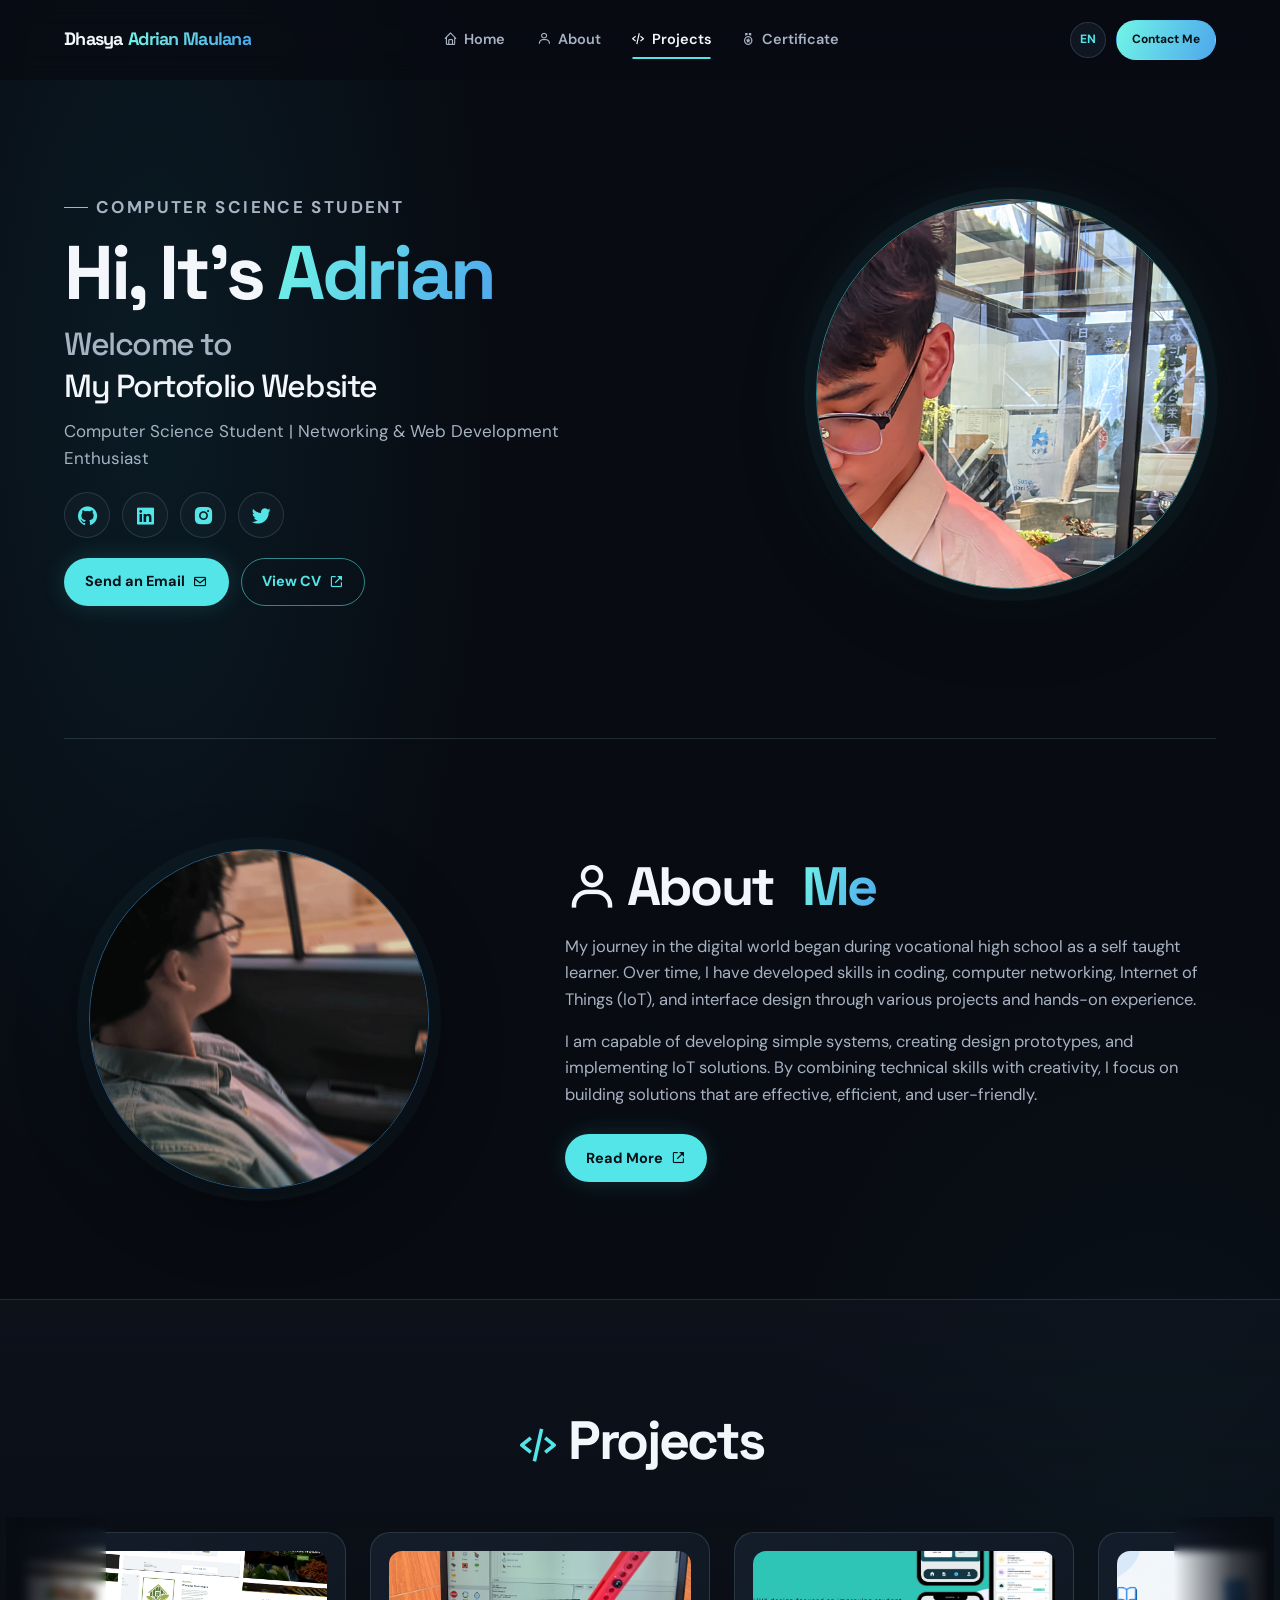
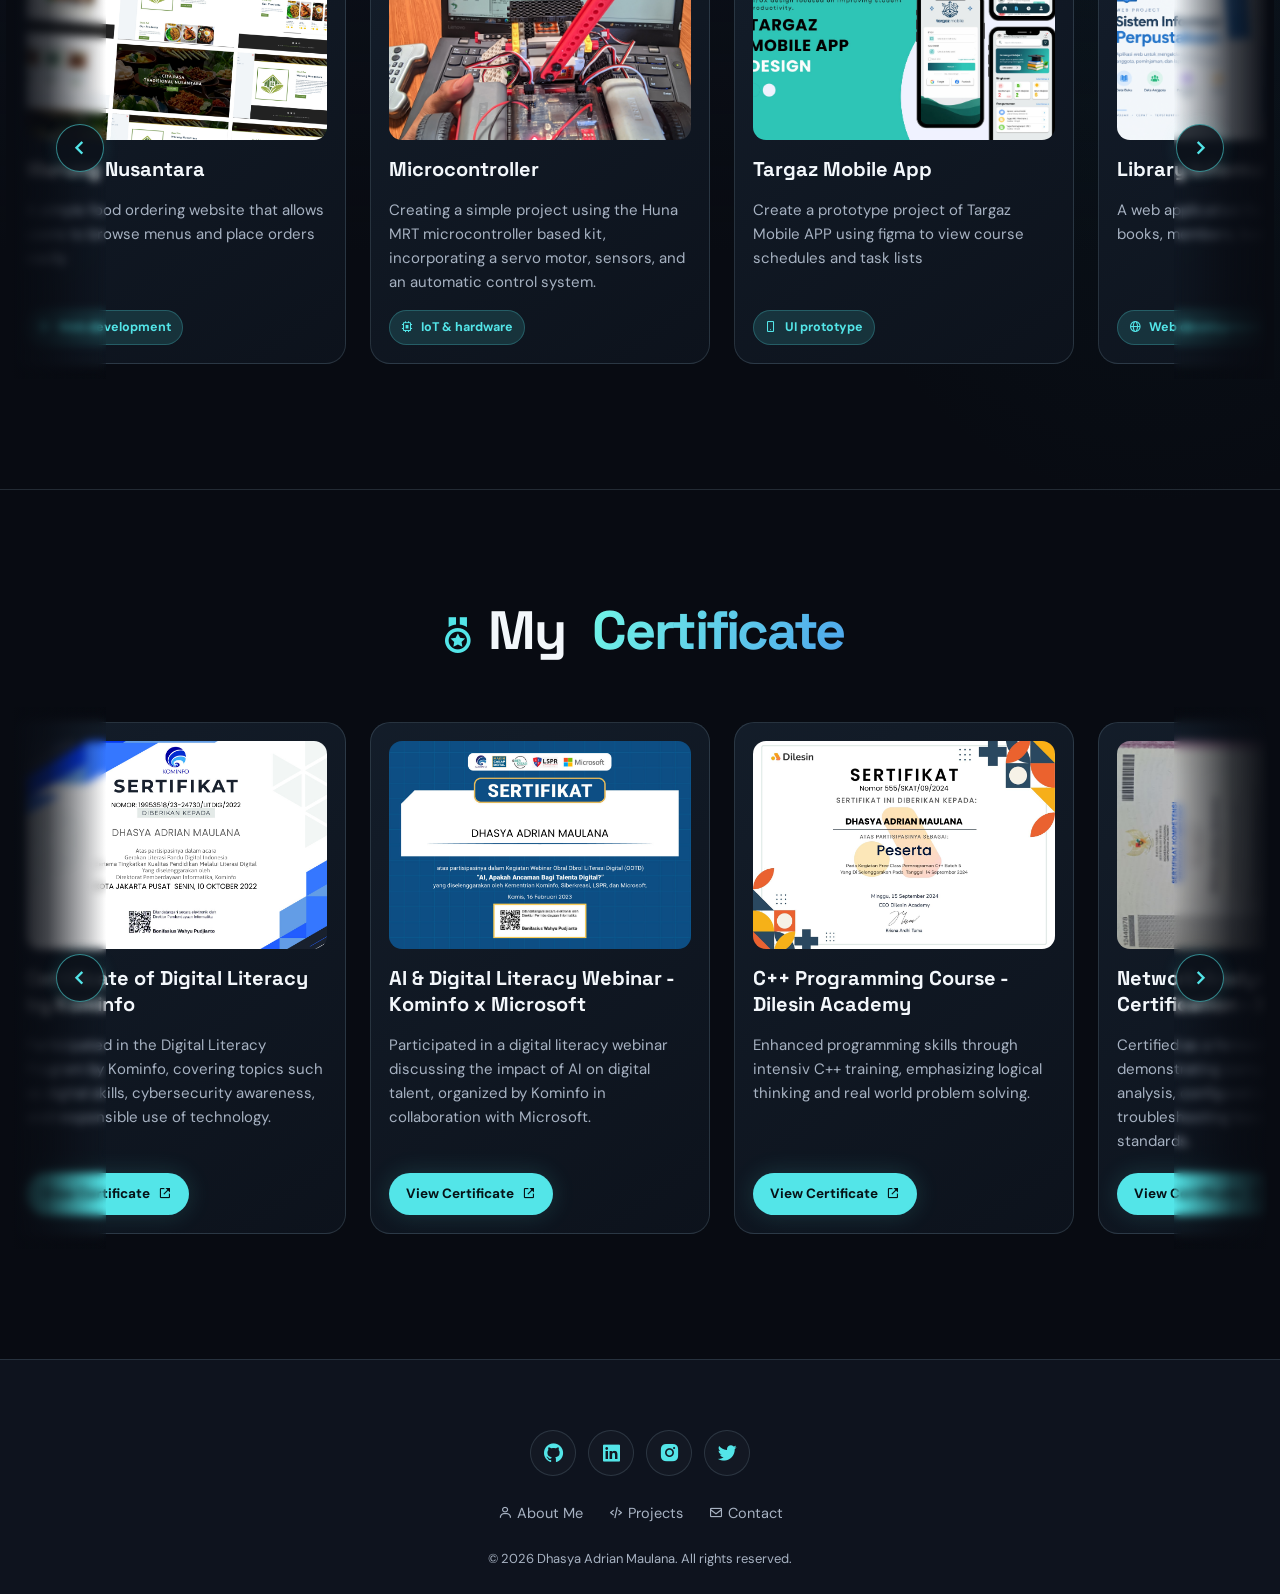
<file: index.html>
<!--d a m-->
<!DOCTYPE html>
<html lang="en">
<head>
    <meta charset="UTF-8">
    <meta name="viewport" content="width=device-width, initial-scale=1.0">
    <meta name="description" content="Personal portfolio of Dhasya Adrian Maulana, a computer science student interested in networks, IoT, and frontend development.">
    <meta name="theme-color" content="#080b12">
    <title>Dhasya Adrian Maulana | Portfolio</title>
    <link rel="stylesheet" href="css/style.css">
    <link rel="preconnect" href="https://unpkg.com">
    <link href="https://unpkg.com/boxicons@2.1.4/css/boxicons.min.css" rel="stylesheet">
</head>
<body>

    <header class="header">
        <a href="#home" class="logo">
            Dhasya<span>Adrian Maulana</span>
        </a>

        <button class="menu-toggle" id="menu-icon" type="button" aria-label="Open navigation menu" aria-expanded="false" aria-controls="primary-navigation">
            <i class="bx bx-menu-alt-right" aria-hidden="true"></i>
        </button>
        <nav class="navbar" id="primary-navigation" aria-label="Main navigation">
            <a href="#home"><i class="bx bx-home head-icon"></i> Home</a>
            <a href="#about"><i class="bx bx-user head-icon"></i> About</a>
            <a href="#projects"><i class="bx bx-code-alt head-icon"></i> Projects</a>
            <a href="#certificate"><i class="bx bx-medal head-icon"></i> Certificate</a>
        </nav>
        
        <button class="language-toggle" id="language-toggle" type="button" aria-label="Switch to Indonesian" aria-pressed="false">
            <span class="visually-hidden">Switch language</span>
            <span class="language-toggle__label" aria-hidden="true">EN</span>
        </button>
        <a href="mailto:dhasyadrianm@gmail.com" class="gradient-btn">Contact Me</a>
    </header>

    <main>
<!--HOME-->

    <section class="home" id="home">
        <div class="home-content">
            <p class="eyebrow">Computer Science Student</p>
            <h1>Hi, It's <span>Adrian</span></h1>
            <h3>
                Welcome to<span>My Portofolio Website</span>
            </h3>
            <p>Computer Science Student | Networking & Web Development Enthusiast</p>

            <div class="social-icons" aria-label="Social profiles">
                <a href="https://github.com/yannlloyds" aria-label="GitHub" target="_blank" rel="noopener noreferrer">
                    <i class="bx bxl-github" aria-hidden="true"></i>
                </a>

                 <a href="https://www.linkedin.com/in/dhasyadrianm" aria-label="LinkedIn" target="_blank" rel="noopener noreferrer">
                    <i class="bx bxl-linkedin-square" aria-hidden="true"></i>
                </a>

                 <a href="https://www.instagram.com/dhasyadrian?igsh=bjgwb2NmNDVqdXdo" aria-label="Instagram" target="_blank" rel="noopener noreferrer">
                    <i class="bx bxl-instagram-alt" aria-hidden="true"></i>
                </a>

                 <a href="https://x.com/Adrian_420m" aria-label="X" target="_blank" rel="noopener noreferrer">
                    <i class="bx bxl-twitter" aria-hidden="true"></i>
                </a>
            </div>

            <div class="btn-group">
                <a href="mailto:dhasyadrianm@gmail.com" class="btn">Send an Email <i class="bx bx-envelope button-icon" aria-hidden="true"></i></a>
                <a href="assets/documents/mycv.pdf" target="_blank" rel="noopener noreferrer" class="btn">View CV <i class="bx bx-link-external button-icon" aria-hidden="true"></i></a>
            </div>
        </div>

        <div class="home-img">
            <img src="assets/images/pfp2.jpeg" alt="Portrait of Dhasya Adrian Maulana" fetchpriority="high">
        </div>

    </section>
<!-- END HOME-->

<!--ABOUT-->
    <section class="about" id="about">

        <div class="about-img">
            <img src="assets/images/Profile pic.jpg" alt="Dhasya Adrian Maulana" loading="lazy">
        </div>

        <div class="about-content">
            <h2><i class="bx bx-user header-icon"></i> About <span>Me</span></h2>
            <p>My journey in the digital world began during vocational high school as a self taught learner. Over time, I have developed skills in coding, computer networking, Internet of Things (IoT), and interface design through various projects and hands-on experience.</p>
            <p>I am capable of developing simple systems, creating design prototypes, and implementing IoT solutions. By combining technical skills with creativity, I focus on building solutions that are effective, efficient, and user-friendly.</p>
            <a href="assets/documents/mycv.pdf" target="_blank" rel="noopener noreferrer" class="btn">Read More <i class="bx bx-link-external button-icon" aria-hidden="true"></i></a>
        </div>
    </section>
<!--END ABOUT-->

<!--PROJECTS-->
    <section class="projects" id="projects">

        <h2 class="heading"><i class="bx bx-code-alt header-icon"></i> Projects</h2>

        <div class="project-marquee" role="region" aria-label="Project gallery">
            <button class="project-nav certificate-nav certificate-nav--previous" type="button" aria-label="Previous projects">
                <i class="bx bx-chevron-left" aria-hidden="true"></i>
            </button>
            <div class="project-track">
                <div class="projects-box">

            <div class="project-card">
                <img src="assets/images/thumbnail_project1.jpg" alt="Preview of the Warung Nusantara food ordering website" loading="lazy">

                <h3>Warung Nusantara</h3>
                <p>A simple food ordering website that allows users to browse menus and place orders easily.</p>
                <span class="project-label"><i class="bx bx-globe" aria-hidden="true"></i> Web development</span>
            </div>

            <div class="project-card">
                <img src="assets/images/project2.jpeg" alt="Huna MRT microcontroller project with sensors and servo motor" loading="lazy">

                <h3>Microcontroller</h3>
                <p>Creating a simple project using the Huna MRT microcontroller based kit, incorporating a servo motor, sensors, and an automatic control system.</p>
                <span class="project-label"><i class="bx bx-chip" aria-hidden="true"></i> IoT &amp; hardware</span>
            </div>

            <div class="project-card">
                <img src="assets/images/thumbnail_project3.jpg" alt="Preview of the Targaz mobile app prototype" loading="lazy">

                <h3>Targaz Mobile App</h3>
                <p>Create a prototype project of Targaz Mobile APP using figma to view course schedules and task lists</p>
                <span class="project-label"><i class="bx bx-mobile-alt" aria-hidden="true"></i> UI prototype</span>
            </div>

            <div class="project-card">
                <img src="assets/images/thumbnail_project4.png" alt="Preview of the library information system web application" loading="lazy">

                <h3>Library Information System</h3>
                <p>A web application for managing library books, members, loans, and reports.</p>
                <span class="project-label"><i class="bx bx-globe" aria-hidden="true"></i> Web development</span>
            </div>
                </div>
            </div>
            <button class="project-nav certificate-nav certificate-nav--next" type="button" aria-label="Next projects">
                <i class="bx bx-chevron-right" aria-hidden="true"></i>
            </button>
        </div>
    </section>

    <!--SERTIF-->
    <section class="certificate" id="certificate">

        <h2 class="heading"><i class="bx bx-medal header-icon"></i> My <span>Certificate</span></h2>

        <div class="certificate-marquee" role="region" aria-label="Certificate gallery">
            <button class="certificate-nav certificate-nav--previous" type="button" aria-label="Previous certificates">
                <i class="bx bx-chevron-left" aria-hidden="true"></i>
            </button>
            <div class="certificate-track">
                <div class="certificate-box">
                    <div class="certificate-card">
                        <img src="assets/images/sertifikat1.png" alt="Kominfo Digital Literacy certificate" loading="lazy">
                        <h3>Certificate of Digital Literacy by Kominfo</h3>
                        <p>Participated in the Digital Literacy Program by Kominfo, covering topics such as digital skills, cybersecurity awareness, and responsible use of technology.</p>
                        <a href="assets/certificates/sertifikat-kominfo-10-10-2022.pdf" target="_blank" rel="noopener noreferrer" class="btn">View Certificate <i class="bx bx-link-external button-icon" aria-hidden="true"></i></a>
                    </div>

                    <div class="certificate-card">
                        <img src="assets/images/sertifikat2.png" alt="Kominfo and Microsoft AI and Digital Literacy webinar certificate" loading="lazy">
                        <h3>AI & Digital Literacy Webinar - Kominfo x Microsoft</h3>
                        <p>Participated in a digital literacy webinar discussing the impact of AI on digital talent, organized by Kominfo in collaboration with Microsoft.</p>
                        <a href="assets/certificates/sertifikat_kominfo.pdf" target="_blank" rel="noopener noreferrer" class="btn">View Certificate <i class="bx bx-link-external button-icon" aria-hidden="true"></i></a>
                    </div>

                    <div class="certificate-card">
                        <img src="assets/images/sertifikat3.png" alt="Dilesin Academy C++ programming course certificate" loading="lazy">
                        <h3>C++ Programming Course - Dilesin Academy</h3>
                        <p>Enhanced programming skills through intensiv C++ training, emphasizing logical thinking and real world problem solving.</p>
                        <a href="assets/certificates/sertifikat_c++.pdf" target="_blank" rel="noopener noreferrer" class="btn">View Certificate <i class="bx bx-link-external button-icon" aria-hidden="true"></i></a>
                    </div>

                    <div class="certificate-card">
                        <img src="assets/images/sertifikat4.jpeg" alt="BNSP Network Analyst competency certificate" loading="lazy">
                        <h3>Network Analys Competency Certification - BNSP</h3>
                        <p>Certified as a Network Analyst by BNSP, demonstrating competence in network analysis, configuration, and troubleshooting based on national standards.</p>
                        <a href="assets/certificates/sertifikat_bnsp.pdf" target="_blank" rel="noopener noreferrer" class="btn">View Certificate <i class="bx bx-link-external button-icon" aria-hidden="true"></i></a>
                    </div>

                    <div class="certificate-card">
                        <img src="assets/images/sertifikat5.jpeg" alt="Racer Robotic Indonesia IoT and robotics internship certificate" loading="lazy">
                        <h3>IoT & Robotics Instructor Intern - PT. Racer Robotic Indonesia</h3>
                        <p>Guided students in learning IoT, Arduino, and basic robotics through interactive and practical sessions during the internship program.</p>
                        <a href="assets/certificates/racer_robotic.pdf" target="_blank" rel="noopener noreferrer" class="btn">View Certificate <i class="bx bx-link-external button-icon" aria-hidden="true"></i></a>
                    </div>
                </div>
            </div>
            <button class="certificate-nav certificate-nav--next" type="button" aria-label="Next certificates">
                <i class="bx bx-chevron-right" aria-hidden="true"></i>
            </button>
        </div>
    </section>
<!--END SERTIF-->

    </main>

    <footer class="footer">
        <div class="social-icons" aria-label="Social profiles">
            <a href="https://github.com/yannlloyds" aria-label="GitHub" target="_blank" rel="noopener noreferrer">
                <i class="bx bxl-github" aria-hidden="true"></i>
                </a>

             <a href="https://www.linkedin.com/in/dhasyadrianm" aria-label="LinkedIn" target="_blank" rel="noopener noreferrer">
                <i class="bx bxl-linkedin-square" aria-hidden="true"></i>
                </a>

             <a href="https://www.instagram.com/dhasyadrian?igsh=bjgwb2NmNDVqdXdo" aria-label="Instagram" target="_blank" rel="noopener noreferrer">
                <i class="bx bxl-instagram-alt" aria-hidden="true"></i>
                </a>

             <a href="https://x.com/Adrian_420m" aria-label="X" target="_blank" rel="noopener noreferrer">
                <i class="bx bxl-twitter" aria-hidden="true"></i>
                </a>
            </div>

            <ul class="list">
                <li>
                    <a href="#about"><i class="bx bx-user footer-icon"></i> About Me</a>
                </li>

                <li>
                    <a href="#projects"><i class="bx bx-code-alt footer-icon"></i> Projects</a>
                </li>

                <li>
                    <a href="mailto:dhasyadrianm@gmail.com"><i class="bx bx-envelope footer-icon"></i> Contact</a>
                </li>
            </ul>

            <p class="copyright">
                &copy; <span id="current-year">2026</span> Dhasya Adrian Maulana. <span>All rights reserved.</span>
            </p>

    </footer>

    <a class="back-to-top" href="#home" aria-label="Back to top">
        <i class="bx bx-up-arrow-alt" aria-hidden="true"></i>
    </a>
    
    <script src="js/script.js"></script>
    
</body>
</html>
</file>
<file: css/style.css>
@import url("https://fonts.googleapis.com/css2?family=DM+Sans:wght@400;500;600;700&family=Space+Grotesk:wght@400;500;600;700&display=swap");

:root {
    color-scheme: dark;
    --bg-color: #080b12;
    --surface-color: #101722;
    --surface-raised: #141e2b;
    --main-color: #53e5e8;
    --main-color-soft: rgba(83, 229, 232, 0.14);
    --text-color: #f3f7fb;
    --muted-color: #a7b2c2;
    --border-color: rgba(153, 186, 202, 0.18);
    --content-width: 1160px;
    --header-height: 8rem;
}

* {
    box-sizing: border-box;
    margin: 0;
    padding: 0;
}

html {
    scroll-behavior: smooth;
    scroll-padding-top: calc(var(--header-height) + 2rem);
    font-size: 62.5%;
    scrollbar-color: var(--main-color) var(--surface-color);
    scrollbar-width: thin;
}

::-webkit-scrollbar {
    width: 0.8rem;
    height: 0.8rem;
}

::-webkit-scrollbar-track {
    background: var(--surface-color);
}

::-webkit-scrollbar-thumb {
    border: 2px solid var(--surface-color);
    border-radius: 999px;
    background: linear-gradient(180deg, #71f5e6, #4ea7ec);
}

::-webkit-scrollbar-thumb:hover {
    background: var(--main-color);
}

body {
    min-width: 320px;
    overflow-x: hidden;
    background:
        radial-gradient(ellipse at 12% 12%, rgba(18, 89, 108, 0.2), transparent 34rem),
        radial-gradient(ellipse at 90% 48%, rgba(15, 74, 83, 0.12), transparent 40rem),
        var(--bg-color);
    color: var(--text-color);
    font-family: "DM Sans", sans-serif;
    font-size: 1.6rem;
    line-height: 1.6;
}

body,
button,
a {
    -webkit-tap-highlight-color: transparent;
}

a {
    color: inherit;
    text-decoration: none;
}

button {
    color: inherit;
    font: inherit;
}

img {
    display: block;
    max-width: 100%;
}

::selection {
    color: var(--bg-color);
    background: var(--main-color);
}

:focus-visible {
    outline: 3px solid var(--main-color);
    outline-offset: 4px;
}

.header {
    position: fixed;
    z-index: 1000;
    inset: 0 0 auto;
    display: flex;
    min-height: var(--header-height);
    align-items: center;
    justify-content: space-between;
    gap: 2.4rem;
    padding: 1.6rem max(5%, calc((100% - var(--content-width)) / 2));
    border-bottom: 1px solid transparent;
    background: rgba(8, 11, 18, 0.78);
    backdrop-filter: blur(16px);
    transition: border-color 0.25s ease, background-color 0.25s ease;
}

@media (min-width: 901px) {
    .header {
        display: flex;
    }

    .navbar {
        position: absolute;
        left: 50%;
        width: 39.5rem;
        flex: 0 0 39.5rem;
        justify-content: initial;
        gap: 3.2rem;
        transform: translateX(-50%);
    }

    .navbar a {
        justify-content: center;
        white-space: nowrap;
    }

    .navbar a:nth-child(1) {
        width: 6.2rem;
    }

    .navbar a:nth-child(2) {
        width: 6.4rem;
    }

    .navbar a:nth-child(3) {
        width: 7.8rem;
    }

    .navbar a:nth-child(4) {
        width: 9.5rem;
    }

    .language-toggle {
        margin-left: auto;
        margin-right: -1.4rem;
    }

    .header > .gradient-btn {
        width: 10rem;
        flex: 0 0 10rem;
        min-height: 4rem;
        padding: 0.6rem 0.6rem;
        font-size: 1.2rem;
    }
}

.header.is-scrolled {
    border-color: var(--border-color);
    background: rgba(8, 11, 18, 0.94);
}

.logo {
    flex: 0 0 auto;
    font-family: "Space Grotesk", sans-serif;
    font-size: 1.8rem;
    font-weight: 700;
    letter-spacing: -0.04em;
}

.logo span,
.home-content h1 span,
.heading span,
.about-content h2 span {
    margin-left: 0.3em;
    background: linear-gradient(110deg, #71f5e6, #4ea7ec);
    background-clip: text;
    color: transparent;
    -webkit-background-clip: text;
}

.home-content h1 span {
    margin-left: 0;
}

.navbar {
    display: flex;
    align-items: center;
    gap: clamp(1.6rem, 2.6vw, 3.2rem);
}

.navbar a {
    position: relative;
    display: inline-flex;
    align-items: center;
    gap: 0.6rem;
    padding: 0.8rem 0;
    color: var(--muted-color);
    font-size: 1.45rem;
    font-weight: 600;
    transition: color 0.2s ease;
}

.navbar a::after {
    position: absolute;
    right: 0;
    bottom: 0;
    left: 0;
    height: 2px;
    background: var(--main-color);
    content: "";
    transform: scaleX(0);
    transform-origin: left;
    transition: transform 0.2s ease;
}

.navbar a:hover,
.navbar a.active {
    color: var(--text-color);
}

.navbar a:hover::after,
.navbar a.active::after {
    transform: scaleX(1);
}

.head-icon,
.header-icon,
.button-icon,
.footer-icon {
    vertical-align: -0.12em;
}

.menu-toggle {
    display: none;
    width: 4.4rem;
    height: 4.4rem;
    align-items: center;
    justify-content: center;
    border: 1px solid var(--border-color);
    border-radius: 1.2rem;
    background: var(--surface-color);
    cursor: pointer;
    font-size: 2.5rem;
    transition: border-color 0.2s ease, box-shadow 0.2s ease, transform 0.2s ease;
}

.language-toggle {
    width: 3.6rem;
    height: 3.6rem;
    flex: 0 0 auto;
    padding: 0;
    overflow: hidden;
    border: 1px solid var(--border-color);
    border-radius: 50%;
    background: var(--surface-color);
    cursor: pointer;
    transition: border-color 0.2s ease, box-shadow 0.2s ease, scale 0.2s ease;
}

.language-toggle:hover,
.language-toggle:focus-visible {
    border-color: var(--main-color);
    box-shadow: 0 0 1.8rem rgba(83, 229, 232, 0.2);
}

.language-toggle:focus-visible {
    outline-offset: 3px;
}

.language-toggle__label {
    display: grid;
    width: 100%;
    height: 100%;
    place-items: center;
    color: var(--main-color);
    font-size: 1.2rem;
    font-weight: 700;
    letter-spacing: 0.04em;
}

.language-toggle.is-spinning .language-toggle__label {
    animation: none;
}

.language-toggle.is-spinning {
    animation: language-wheel-spin 0.65s cubic-bezier(0.2, 0.75, 0.25, 1);
}

@keyframes language-wheel-spin {
    from {
        transform: rotate(0deg);
    }

    to {
        transform: rotate(360deg);
    }
}

.visually-hidden {
    position: absolute;
    width: 1px;
    height: 1px;
    padding: 0;
    overflow: hidden;
    clip: rect(0, 0, 0, 0);
    white-space: nowrap;
    border: 0;
}

.gradient-btn,
.btn {
    display: inline-flex;
    min-height: 4.8rem;
    align-items: center;
    justify-content: center;
    gap: 0.8rem;
    border: 1px solid transparent;
    border-radius: 999px;
    font-size: 1.45rem;
    font-weight: 700;
    transition: transform 0.2s ease, box-shadow 0.2s ease, background-color 0.2s ease, color 0.2s ease;
}

.gradient-btn {
    padding: 0.9rem 1.8rem;
    background: linear-gradient(110deg, #71f5e6, #4ea7ec);
    color: #061217;
    white-space: nowrap;
}

.btn {
    padding: 1rem 2rem;
    background: var(--main-color);
    box-shadow: 0 0 2.4rem rgba(83, 229, 232, 0.16);
    color: #061217;
}

.btn:hover,
.gradient-btn:hover,
.menu-toggle:hover,
.social-icons a:hover,
.back-to-top:hover,
.btn:focus-visible,
.gradient-btn:focus-visible,
.menu-toggle:focus-visible,
.social-icons a:focus-visible,
.back-to-top:focus-visible {
    box-shadow:
        0 0 2rem rgba(83, 229, 232, 0.32),
        0 0 4rem rgba(83, 229, 232, 0.18);
    transform: translateY(-2px);
}

.btn-group .btn:nth-child(2) {
    border-color: rgba(83, 229, 232, 0.55);
    background: transparent;
    color: var(--main-color);
    box-shadow: none;
}

.btn-group .btn:nth-child(2):hover {
    background: var(--main-color-soft);
}

section {
    width: min(100% - 10%, var(--content-width));
    margin-inline: auto;
    padding-block: 11rem;
    scroll-margin-top: var(--header-height);
}

.home {
    display: grid;
    min-height: min(84rem, 82svh);
    grid-template-columns: minmax(0, 1.25fr) minmax(26rem, 0.75fr);
    align-items: center;
    gap: clamp(3rem, 5vw, 6rem);
    padding: calc(var(--header-height) + 2rem) 0 5rem;
}

.home-content {
    max-width: 72rem;
}

.eyebrow {
    display: inline-flex;
    align-items: center;
    gap: 0.8rem;
    margin-bottom: 1.2rem;
    color: var(--main-color);
    font-size: 1.35rem;
    font-weight: 700;
    letter-spacing: 0.14em;
    text-transform: uppercase;
}

.eyebrow::before {
    width: 2.4rem;
    height: 1px;
    background: currentColor;
    content: "";
}

.home-content h1,
.home-content h3,
.heading,
.about-content h2 {
    font-family: "Space Grotesk", sans-serif;
    letter-spacing: -0.045em;
}

.home-content h1 {
    font-size: clamp(4.4rem, 7vw, 7.6rem);
    line-height: 1.06;
}

.home-content h3 {
    margin-top: 1rem;
    color: var(--muted-color);
    font-size: clamp(2.1rem, 3vw, 3.2rem);
    font-weight: 500;
    line-height: 1.25;
}

.home-content h3 span {
    display: block;
    margin: 0.2rem 0 0;
    color: var(--text-color);
}

.home-content > p {
    max-width: 55rem;
    margin-top: 1.2rem;
    color: var(--muted-color);
    font-size: 1.7rem;
}

.social-icons {
    display: flex;
    flex-wrap: wrap;
    gap: 1.2rem;
    margin-block: 2rem;
}

.social-icons a {
    display: inline-flex;
    width: 4.6rem;
    height: 4.6rem;
    align-items: center;
    justify-content: center;
    border: 1px solid var(--border-color);
    border-radius: 50%;
    background: rgba(255, 255, 255, 0.025);
    color: var(--main-color);
    font-size: 2.3rem;
    transition: background-color 0.2s ease, border-color 0.2s ease, box-shadow 0.2s ease, transform 0.2s ease;
}

.social-icons a:hover {
    border-color: var(--main-color);
    background: var(--main-color-soft);
    transform: translateY(-3px);
}

.btn-group {
    display: flex;
    flex-wrap: wrap;
    gap: 1.2rem;
}

.home-img {
    position: relative;
    width: min(100%, 39rem);
    justify-self: center;
}

.home-img::before {
    position: absolute;
    z-index: -1;
    inset: 8%;
    border-radius: 50%;
    background: rgba(83, 229, 232, 0.2);
    content: "";
    filter: blur(5rem);
}

.home-img img,
.about-img img {
    width: 100%;
    aspect-ratio: 1;
    border: 1px solid rgba(83, 229, 232, 0.55);
    border-radius: 50%;
    object-fit: cover;
    box-shadow: 0 0 0 1.2rem rgba(83, 229, 232, 0.035), 0 2.5rem 7rem rgba(0, 0, 0, 0.35);
    transition: box-shadow 0.35s ease, transform 0.35s ease;
}

.home-img img:hover,
.about-img img:hover {
    box-shadow:
        0 0 2.5rem rgba(83, 229, 232, 0.45),
        0 0 5rem rgba(83, 229, 232, 0.28),
        0 2.5rem 7rem rgba(0, 0, 0, 0.35);
    transform: scale(1.025);
}

.about {
    display: grid;
    grid-template-columns: minmax(24rem, 0.75fr) minmax(0, 1.25fr);
    align-items: center;
    gap: clamp(4rem, 9vw, 11rem);
    border-top: 1px solid var(--border-color);
}

.about-img {
    width: min(100%, 34rem);
    justify-self: center;
}

.about-img img {
    border-color: rgba(78, 167, 236, 0.5);
}

.about-content h2,
.heading {
    font-size: clamp(3.4rem, 5vw, 5.4rem);
    line-height: 1.15;
}

.about-content p {
    margin-top: 1.6rem;
    color: var(--muted-color);
    font-size: 1.65rem;
}

.about-content .btn {
    margin-top: 2.6rem;
}

.projects,
.certificate {
    width: 100%;
    max-width: none;
    padding-inline: max(5%, calc((100% - var(--content-width)) / 2));
}

.projects {
    border-top: 1px solid var(--border-color);
    background: linear-gradient(180deg, rgba(16, 23, 34, 0.54), transparent 70%);
}

.heading {
    margin-bottom: 4.5rem;
    text-align: center;
}

.heading .header-icon {
    color: var(--main-color);
    font-size: 0.8em;
}

.projects-box {
    display: flex;
    width: max-content;
    flex: none;
    gap: 2.4rem;
    padding: 1.5rem 2.4rem 1.5rem 0;
}

.project-card,
.certificate-card {
    display: flex;
    min-width: 0;
    flex-direction: column;
    align-items: flex-start;
    gap: 1.6rem;
    padding: 1.8rem;
    overflow: hidden;
    border: 1px solid var(--border-color);
    border-radius: 2rem;
    background: linear-gradient(145deg, rgba(20, 30, 43, 0.96), rgba(13, 19, 29, 0.96));
    transition: border-color 0.25s ease, box-shadow 0.25s ease, transform 0.25s ease, scale 0.25s ease;
}

.project-card {
    width: clamp(28rem, 29vw, 34rem);
    flex: 0 0 auto;
}

.project-card:hover,
.certificate-card:hover {
    border-color: rgba(83, 229, 232, 0.58);
    box-shadow: 0 2rem 5rem rgba(0, 0, 0, 0.22), 0 0 2.5rem rgba(83, 229, 232, 0.09);
    transform: translateY(-5px);
}

.project-card img,
.certificate-card img {
    width: 100%;
    aspect-ratio: 16 / 10;
    border-radius: 1.3rem;
    background: var(--surface-raised);
    object-fit: cover;
}

.project-card h3,
.certificate-card h3 {
    font-family: "Space Grotesk", sans-serif;
    font-size: 2rem;
    line-height: 1.3;
}

.project-card p,
.certificate-card p {
    flex: 1;
    color: var(--muted-color);
    font-size: 1.5rem;
}

.project-label {
    display: inline-flex;
    align-items: center;
    gap: 0.7rem;
    padding: 0.65rem 1.1rem;
    border: 1px solid rgba(83, 229, 232, 0.24);
    border-radius: 999px;
    background: var(--main-color-soft);
    color: var(--main-color);
    font-size: 1.25rem;
    font-weight: 700;
}

.project-card .btn,
.certificate-card .btn {
    min-height: 4.2rem;
    margin-top: 0.4rem;
    padding: 0.8rem 1.6rem;
    font-size: 1.35rem;
}

.certificate {
    border-top: 1px solid var(--border-color);
}

.certificate-marquee,
.project-marquee {
    position: relative;
    overflow: hidden;
    margin-inline: calc(-1 * max(5%, calc((100% - var(--content-width)) / 2)));
    touch-action: pan-y;
    user-select: none;
    cursor: grab;
}

.certificate-marquee.is-dragging,
.project-marquee.is-dragging {
    cursor: grabbing;
}

.certificate-marquee::before,
.certificate-marquee::after,
.project-marquee::before,
.project-marquee::after {
    position: absolute;
    z-index: 2;
    top: 0;
    bottom: 0;
    width: clamp(5rem, 8vw, 10rem);
    content: "";
    pointer-events: none;
    backdrop-filter: blur(4px);
}

.certificate-marquee::before,
.project-marquee::before {
    left: 0;
    background: linear-gradient(90deg, var(--bg-color) 5%, rgba(8, 11, 18, 0.76) 42%, transparent);
}

.certificate-marquee::after,
.project-marquee::after {
    right: 0;
    background: linear-gradient(270deg, var(--bg-color) 5%, rgba(8, 11, 18, 0.76) 42%, transparent);
}

.certificate-nav {
    position: absolute;
    z-index: 4;
    top: 50%;
    display: grid;
    width: 4.8rem;
    height: 4.8rem;
    place-items: center;
    border: 1px solid rgba(83, 229, 232, 0.55);
    border-radius: 50%;
    background: rgba(12, 18, 27, 0.84);
    box-shadow: 0 0 1.8rem rgba(83, 229, 232, 0.12);
    color: var(--main-color);
    cursor: pointer;
    font-size: 2.8rem;
    transform: translateY(-50%);
    transition: background-color 0.2s ease, box-shadow 0.2s ease, scale 0.2s ease;
}

.certificate-nav:hover,
.certificate-nav:focus-visible {
    background: rgba(20, 39, 51, 0.96);
    box-shadow: 0 0 2.4rem rgba(83, 229, 232, 0.3);
    scale: 1.08;
}

.certificate-nav--previous {
    left: clamp(1.2rem, 4vw, 5rem);
}

.certificate-nav--next {
    right: clamp(1.2rem, 4vw, 5rem);
}

.certificate-track,
.project-track {
    display: flex;
    width: max-content;
    will-change: transform;
}

.certificate-track.is-running,
.project-track.is-running {
    animation: none;
}

.certificate-box {
    display: flex;
    flex: none;
    gap: 2.4rem;
    width: max-content;
    padding: 1.5rem 2.4rem 1.5rem 0;
}

.certificate-card {
    width: clamp(28rem, 29vw, 34rem);
    flex: 0 0 auto;
}

.certificate-card:hover,
.certificate-card:focus-within {
    z-index: 1;
    box-shadow: 0 1.2rem 3.5rem rgba(83, 229, 232, 0.16);
    scale: 1.04;
}

.project-card:hover,
.project-card:focus-within {
    z-index: 1;
    box-shadow: 0 1.2rem 3.5rem rgba(83, 229, 232, 0.16);
    scale: 1.04;
}

.certificate-card img {
    aspect-ratio: 16 / 11;
}

.footer {
    padding: 5rem 5% 2.4rem;
    border-top: 1px solid var(--border-color);
    background: rgba(16, 23, 34, 0.78);
}

.footer .social-icons {
    justify-content: center;
}

.footer .list {
    display: flex;
    flex-wrap: wrap;
    justify-content: center;
    gap: 1rem 2.6rem;
    margin: 2.4rem 0;
    list-style: none;
}

.footer .list a {
    color: var(--muted-color);
    font-size: 1.45rem;
    transition: color 0.2s ease;
}

.footer .list a:hover {
    color: var(--main-color);
}

.footer .copyright {
    color: var(--muted-color);
    font-size: 1.3rem;
    text-align: center;
}

.back-to-top {
    position: fixed;
    z-index: 900;
    right: 2.4rem;
    bottom: 2.4rem;
    display: grid;
    width: 4.8rem;
    height: 4.8rem;
    place-items: center;
    border: 1px solid rgba(83, 229, 232, 0.55);
    border-radius: 50%;
    background: rgba(16, 23, 34, 0.9);
    color: var(--main-color);
    font-size: 2.4rem;
    opacity: 0;
    pointer-events: none;
    transform: translateY(1rem);
    transition: opacity 0.2s ease, box-shadow 0.2s ease, transform 0.2s ease;
}

.back-to-top.is-visible {
    opacity: 1;
    pointer-events: auto;
    transform: translateY(0);
}

.has-reveal .reveal {
    opacity: 1;
    transform: none;
}

.has-reveal .reveal.is-visible {
    animation: reveal-up 0.55s ease both;
}

@keyframes reveal-up {
    from {
        transform: translateY(1.4rem);
    }

    to {
        transform: translateY(0);
    }
}

@media (max-width: 900px) {
    :root {
        --header-height: 7.2rem;
    }

    .header {
        gap: 1.2rem;
    }

    .logo {
        font-size: 1.55rem;
    }

    .navbar {
        gap: 1.6rem;
    }

    .navbar a {
        font-size: 1.35rem;
    }

    .header > .gradient-btn {
        padding-inline: 0.9rem;
        font-size: 1.2rem;
    }

    .language-toggle {
        width: 3.6rem;
        height: 3.6rem;
    }

    .home {
        grid-template-columns: minmax(0, 1fr) minmax(22rem, 0.75fr);
        gap: 4rem;
    }
}

@media (max-width: 780px) {
    :root {
        --header-height: 7rem;
    }

    .certificate-marquee::before,
    .certificate-marquee::after,
    .project-marquee::before,
    .project-marquee::after {
        width: clamp(2rem, 4vw, 3.2rem);
        backdrop-filter: blur(2px);
    }

    .certificate-marquee,
    .project-marquee {
        display: flex;
        flex-wrap: wrap;
        justify-content: center;
        column-gap: 1.2rem;
    }

    .certificate-track,
    .project-track {
        order: 1;
        flex: 0 0 100%;
    }

    .certificate-nav,
    .project-nav {
        position: relative;
        top: auto;
        right: auto;
        left: auto;
        order: 2;
        margin-top: 1rem;
        transform: none;
    }

    .header {
        padding-inline: 5%;
    }

    .menu-toggle {
        display: inline-flex;
        order: 3;
    }

    .header > .gradient-btn {
        margin-left: 0;
    }

    .language-toggle {
        margin-left: auto;
    }

    .navbar {
        position: absolute;
        top: calc(100% + 0.8rem);
        right: 5%;
        left: 5%;
        display: flex;
        align-items: stretch;
        flex-direction: column;
        gap: 0;
        padding: 0.8rem 1.6rem;
        visibility: hidden;
        border: 1px solid var(--border-color);
        border-radius: 1.6rem;
        background: rgba(12, 18, 27, 0.98);
        box-shadow: 0 1.8rem 5rem rgba(0, 0, 0, 0.35);
        opacity: 0;
        transform: translateY(-0.8rem);
        transition: opacity 0.2s ease, transform 0.2s ease, visibility 0.2s ease;
    }

    .navbar.active {
        visibility: visible;
        opacity: 1;
        transform: translateY(0);
    }

    .navbar a {
        padding: 1.3rem 0.4rem;
        border-bottom: 1px solid var(--border-color);
        font-size: 1.5rem;
    }

    .navbar a:last-child {
        border-bottom: 0;
    }

    .navbar a::after {
        display: none;
    }

    section {
        width: min(100% - 10%, var(--content-width));
        padding-block: 8rem;
    }

    .home {
        min-height: auto;
        grid-template-columns: 1fr;
        gap: 2.8rem;
        padding-top: calc(var(--header-height) + 4rem);
        padding-bottom: 5rem;
        text-align: center;
    }

    .home-content {
        order: 2;
        margin-inline: auto;
    }

    .home-img {
        width: min(58vw, 28rem);
        order: 1;
    }

    .eyebrow,
    .social-icons,
    .btn-group {
        justify-content: center;
    }

    .home-content > p {
        margin-inline: auto;
    }

    .about {
        grid-template-columns: 1fr;
        gap: 3.6rem;
        text-align: center;
    }

    .about-img {
        width: min(58vw, 28rem);
    }

    .about-content .btn {
        margin-inline: auto;
    }

    .projects,
    .certificate {
        padding-inline: 5%;
    }
}

@media (max-width: 420px) {
    html {
        font-size: 58%;
    }

    .logo {
        min-width: 0;
        max-width: none;
        flex: 1 1 auto;
        overflow: hidden;
        font-size: 1.4rem;
        white-space: nowrap;
    }

    .header > .gradient-btn {
        min-height: 3.6rem;
        flex: 0 0 auto;
        margin-left: auto;
        padding: 0.6rem 0.9rem;
        font-size: 1.1rem;
    }

    .language-toggle {
        margin-left: 0;
    }

    .menu-toggle {
        flex: 0 0 4.4rem;
        margin-left: 0;
    }

    .btn-group {
        align-items: stretch;
        flex-direction: column;
    }

    .btn-group .btn {
        width: 100%;
    }

    .project-card,
    .certificate-card {
        padding: 1.5rem;
    }



    .back-to-top {
        right: 1.6rem;
        bottom: 1.6rem;
    }
}

@media (prefers-reduced-motion: reduce) {
    *,
    *::before,
    *::after {
        scroll-behavior: auto !important;
        animation-duration: 0.01ms !important;
        animation-iteration-count: 1 !important;
        transition-duration: 0.01ms !important;
    }

    .has-reveal .reveal {
        opacity: 1;
        transform: none;
    }

    .certificate-marquee,
    .project-marquee {
        overflow-x: auto;
        scrollbar-width: none;
    }

    .certificate-marquee::-webkit-scrollbar,
    .project-marquee::-webkit-scrollbar {
        display: none;
    }

    .certificate-track.is-running,
    .project-track.is-running {
        animation: none;
    }

    .certificate-track,
    .project-track {
        will-change: auto;
    }

    .language-toggle.is-spinning .language-toggle__label {
        animation: none;
    }
}
</file>
